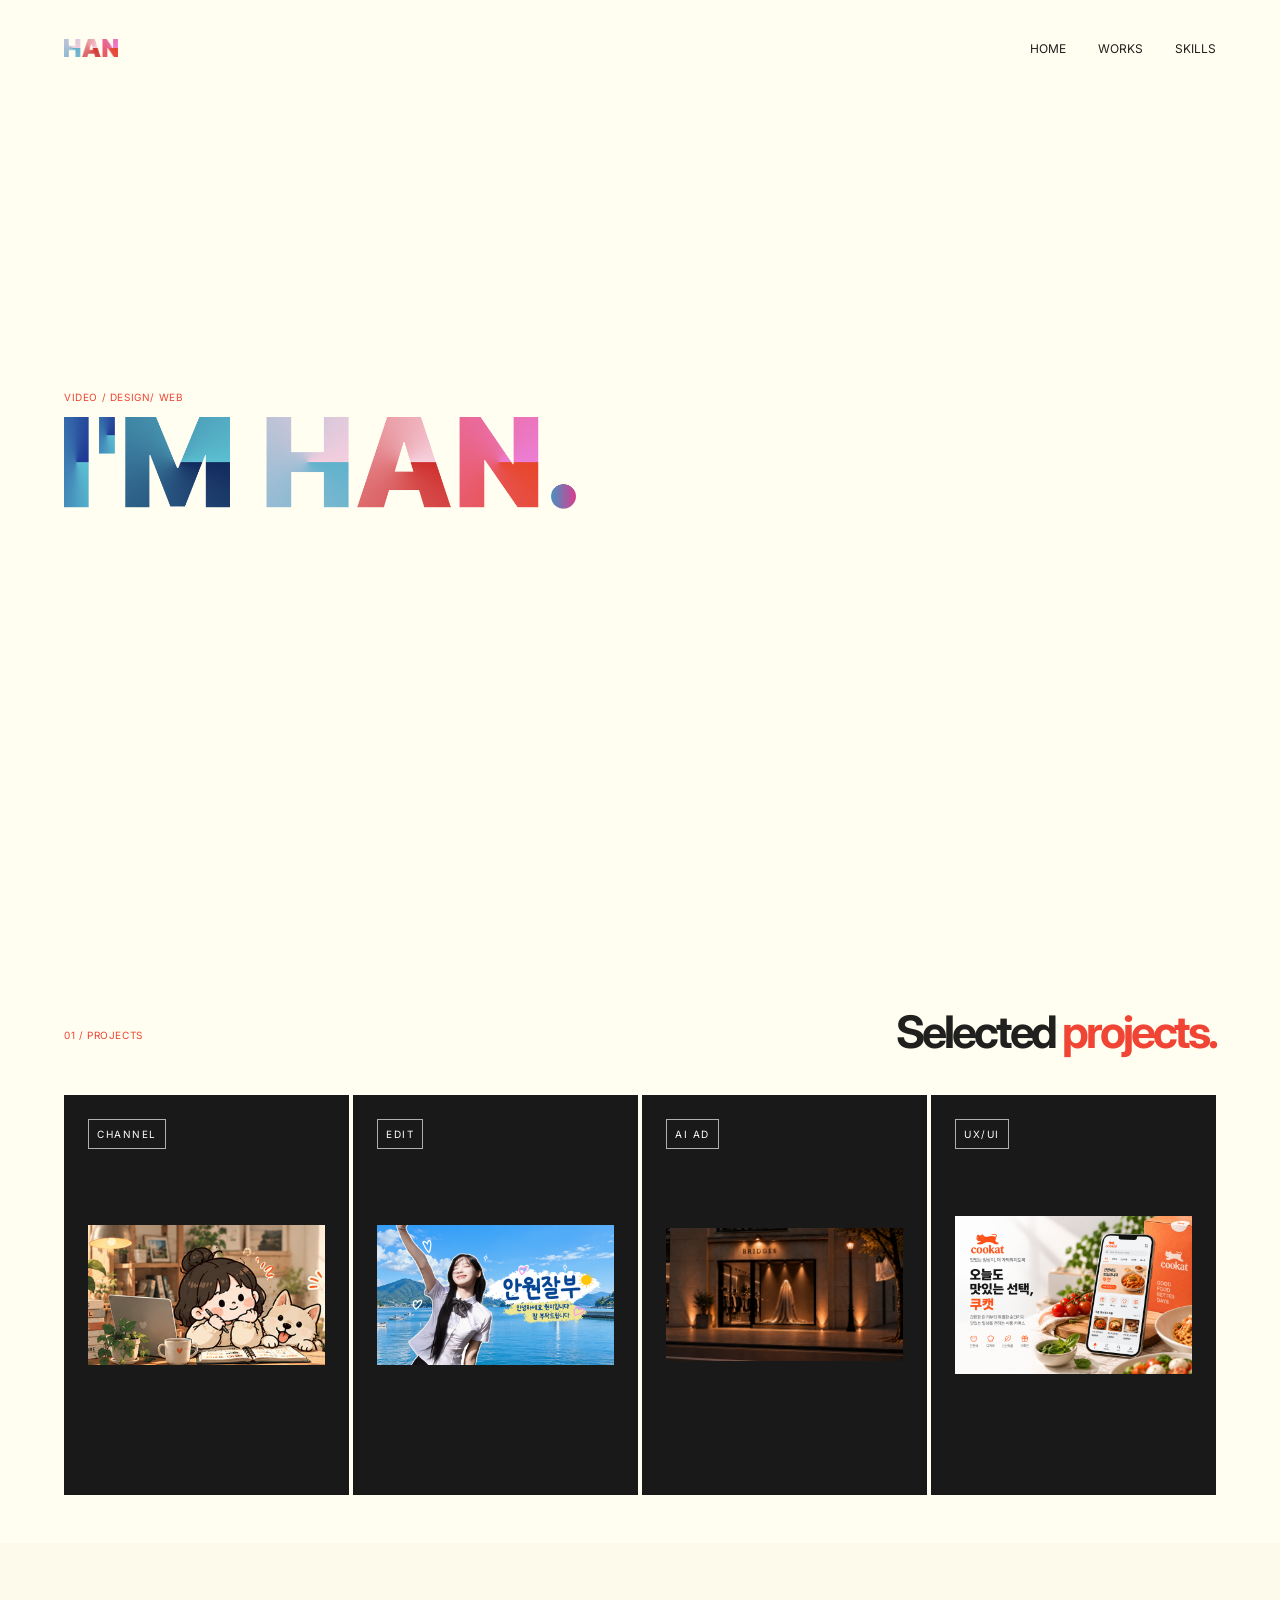
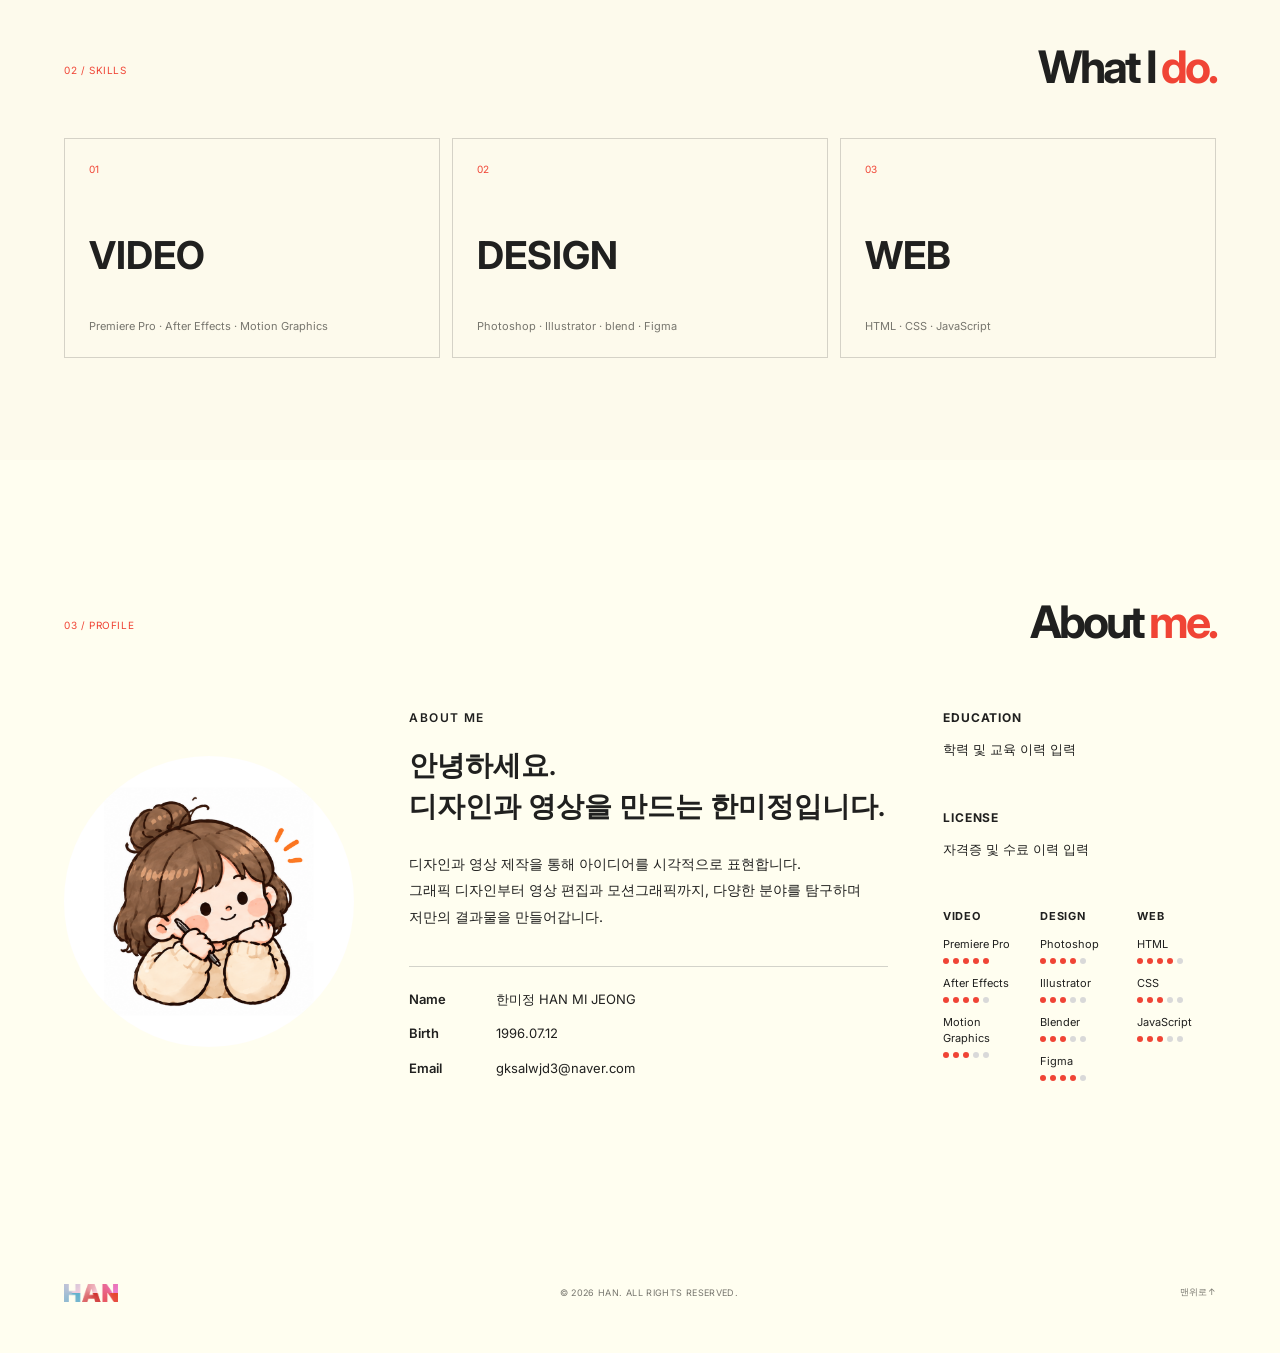
<file: index.html>
<!doctype html>
<html lang="ko">
<head>
  <meta charset="utf-8">
  <meta name="viewport" content="width=device-width, initial-scale=1">
  <meta name="description" content="한씨의 디자인·영상·웹 포트폴리오">
  <title>HAN. — Portfolio</title>
  <link rel="stylesheet" href="style.css">
</head>
<body>
  <header class="site-header">
    <a class="wordmark" href="#top" aria-label="홈으로">
     <img src="images/LOGO_HD.png" alt="HAN.">
    </a>
    <button class="menu-toggle" aria-label="메뉴 열기" aria-expanded="false" aria-controls="site-nav">
      <span></span><span></span>
    </button>
    <nav class="site-nav" id="site-nav" aria-label="주 메뉴">
      <a href="#top">Home</a>
      <a href="#project-gallery">Works</a>
      <a href="#skills">Skills</a>
    </nav>
  </header>

  <main>
    <section class="hero section" id="top" aria-labelledby="hero-title">
      <div class="hero-copy">
        <p class="eyebrow">VIDEO / DESIGN/ WEB</p>
        <h1 class="hero-logo" id="hero-title">
          <img src="images/LOGO_HERO.png" alt="I'M HAN.">
        </h1>
      </div>
    </section>
    <section id="project-gallery" class="feature-gallery section" aria-labelledby="feature-title">
      <div class="section-heading">
        <p class="eyebrow">01 / PROJECTS</p>
        <h2 id="feature-title">Selected <span>projects.</span></h2>
      </div>
      <div class="expanding-gallery">
        <a class="gallery-panel is-active" href="project.html?project=0" data-project="0">
          <div class="panel-art art-four">
            <img src="images/project01/thumbnail_card.png" alt="유튜브 채널 기획">
            <span class="art-label">CHANNEL</span>
          </div>
          <div class="panel-copy"><p>01 / PROJECTS</p><h3>유튜브 채널 기획</h3><span class="view-more">VIEW MORE ↗</span></div>
        </a>
        <a class="gallery-panel" href="project.html?project=1" data-project="1">
          <div class="panel-art art-three">
            <img src="images/project02/thumbnail_card.png" alt="영상 콘텐츠 편집">
            <span class="art-label">EDIT</span>
          </div>
          <div class="panel-copy"><p>02 / PROJECTS</p><h3>영상 콘텐츠 편집</h3><span class="view-more">VIEW MORE ↗</span></div>
        </a>
        <a class="gallery-panel" href="project.html?project=2" data-project="2">
          <div class="panel-art art-one">
            <img src="images/project03/project03_thumbnail.jpg" alt="AI 광고 모작">
            <span class="art-label">AI AD</span>
          </div>
          <div class="panel-copy"><p>03 / PROJECTS</p><h3>AI 광고 모작</h3><span class="view-more">VIEW MORE ↗</span></div>
        </a>
        <a class="gallery-panel" href="project.html?project=3">
          <div class="panel-art art-two">
            <img src="images/project04/project02_thumbnail.png" alt="푸드 커머스 UX/UI">
            <span class="art-label">UX/UI</span>
          </div>
          <div class="panel-copy"><p>04 / PROJECTS</p><h3>푸드 커머스 UX/UI</h3><span class="view-more">VIEW MORE ↗</span></div>
        </a>
      </div>
    </section>

            <!-- SKILLS 스킬 -->
    <section class="skills section" id="skills" aria-labelledby="skills-title">
      <div class="section-heading"><p class="eyebrow">02 / SKILLS</p><h2 id="skills-title">What I <span>do.</span></h2></div>
      <div class="skill-grid">
        <article class="skill-card"><span>01</span><h3>VIDEO</h3><p>Premiere Pro · After Effects · Motion Graphics</p></article>
        <article class="skill-card"><span>02</span><h3>DESIGN</h3><p>Photoshop · Illustrator · blend · Figma</p></article>
        <article class="skill-card"><span>03</span><h3>WEB</h3><p>HTML · CSS · JavaScript</p></article>
      </div>
    </section>

        <!-- Profile_프로필 -->
    <section class="profile section" id="profile" aria-labelledby="profile-title">
      <div class="section-heading">
        <p class="eyebrow">03 / PROFILE</p>
        <h2 id="profile-title">About <span>me.</span></h2>
      </div>
      <div class="profile-grid">
        <div class="profile-photo">
          <img src="images/profile.png" alt="프로필 사진">
        </div>
        <div class="profile-intro">
          <p class="profile-label">ABOUT ME</p>
          <h3>안녕하세요.<br>디자인과 영상을 만드는 한미정입니다.</h3>
          <p class="profile-description">
            디자인과 영상 제작을 통해 아이디어를 시각적으로 표현합니다.<br>
            그래픽 디자인부터 영상 편집과 모션그래픽까지, 다양한 분야를 탐구하며 저만의 결과물을 만들어갑니다.
          </p>
          <div class="profile-contact">
            <p><strong>Name</strong><span>한미정 HAN MI JEONG</span></p>
            <p><strong>Birth</strong><span>1996.07.12</span></p>
            <p><strong>Email</strong><span>gksalwjd3@naver.com</span></p>
          </div>
        </div>
        <div class="profile-details">
          <!-- Education -->
          <div class="profile-detail-group">
            <h3>EDUCATION</h3>
            <p>학력 및 교육 이력 입력</p>
          </div>
          <!-- License -->
          <div class="profile-detail-group">
            <h3>LICENSE</h3>
            <p>자격증 및 수료 이력 입력</p>
          </div>
                    <!-- Skills -->
          <div class="profile-skills-row">
            <div class="profile-detail-group">
              <h3>VIDEO</h3>
              <div class="profile-tool-skill"><p class="tool-name">Premiere Pro</p><div class="skill-dots" data-level="5" aria-label="활용 능력 0단계"></div></div>
              <div class="profile-tool-skill"><p class="tool-name">After Effects</p><div class="skill-dots" data-level="4" aria-label="활용 능력 0단계"></div></div>
              <div class="profile-tool-skill"><p class="tool-name">Motion Graphics</p><div class="skill-dots" data-level="3" aria-label="활용 능력 0단계"></div></div>
            </div>
            <div class="profile-detail-group">
              <h3>DESIGN</h3>
              <div class="profile-tool-skill"><p class="tool-name">Photoshop</p><div class="skill-dots" data-level="4" aria-label="활용 능력 0단계"></div></div>
              <div class="profile-tool-skill"><p class="tool-name">Illustrator</p><div class="skill-dots" data-level="3" aria-label="활용 능력 0단계"></div></div>
              <div class="profile-tool-skill"><p class="tool-name">Blender</p><div class="skill-dots" data-level="3" aria-label="활용 능력 0단계"></div></div>
              <div class="profile-tool-skill"><p class="tool-name">Figma</p><div class="skill-dots" data-level="4" aria-label="활용 능력 0단계"></div></div>
            </div>
            <div class="profile-detail-group">
              <h3>WEB</h3>
              <div class="profile-tool-skill"><p class="tool-name">HTML</p><div class="skill-dots" data-level="4" aria-label="활용 능력 0단계"></div></div>
              <div class="profile-tool-skill"><p class="tool-name">CSS</p><div class="skill-dots" data-level="3" aria-label="활용 능력 0단계"></div></div>
              <div class="profile-tool-skill"><p class="tool-name">JavaScript</p><div class="skill-dots" data-level="3" aria-label="활용 능력 0단계"></div></div>
            </div>
          </div>
        </div>
      </div>
    </section>
  </main>

  <footer class="site-footer">
    <a class="wordmark" href="#top" aria-label="홈으로">
     <img src="images/LOGO_HD.png" alt="HAN.">
    </a>
    <p>© 2026 HAN. ALL RIGHTS RESERVED.</p>
    <a href="#top" class="back-top">맨위로↑</a>
  </footer>
  <script src="script.js"></script>
</body>
</html>
</file>
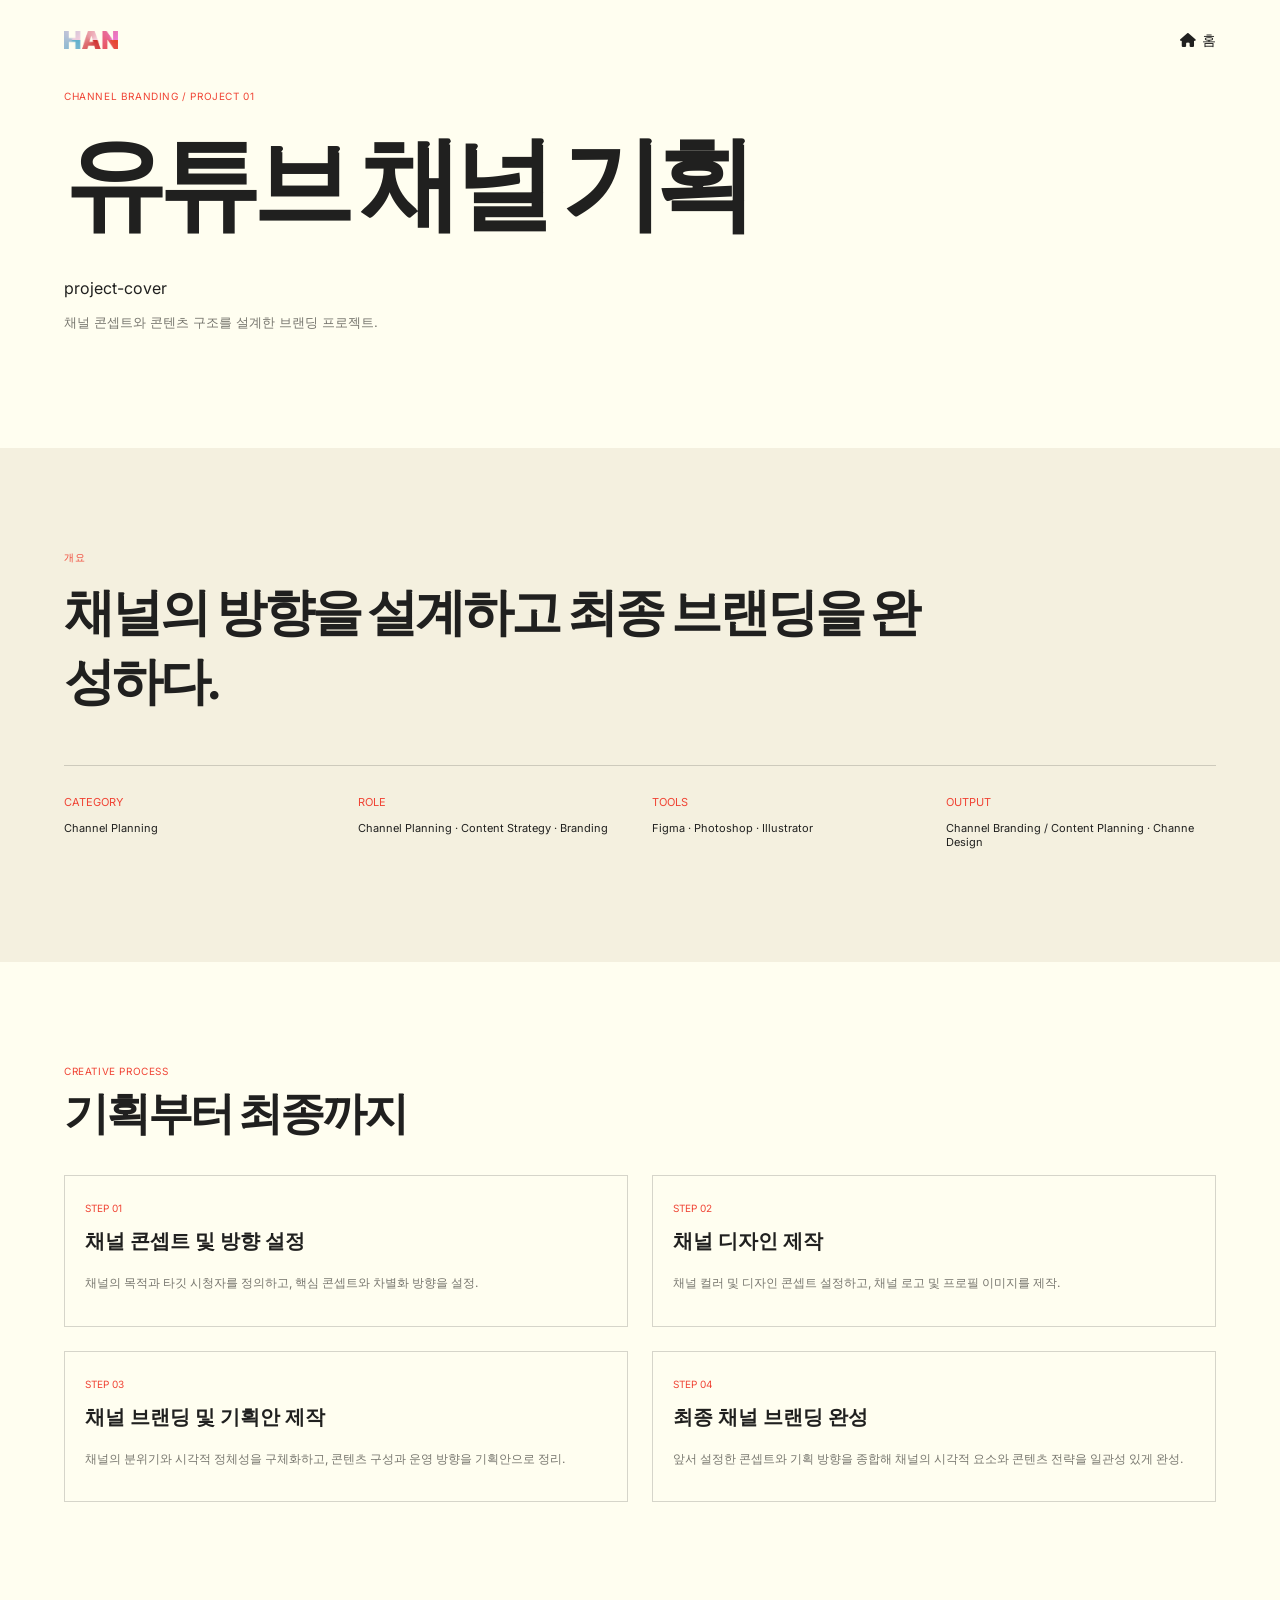
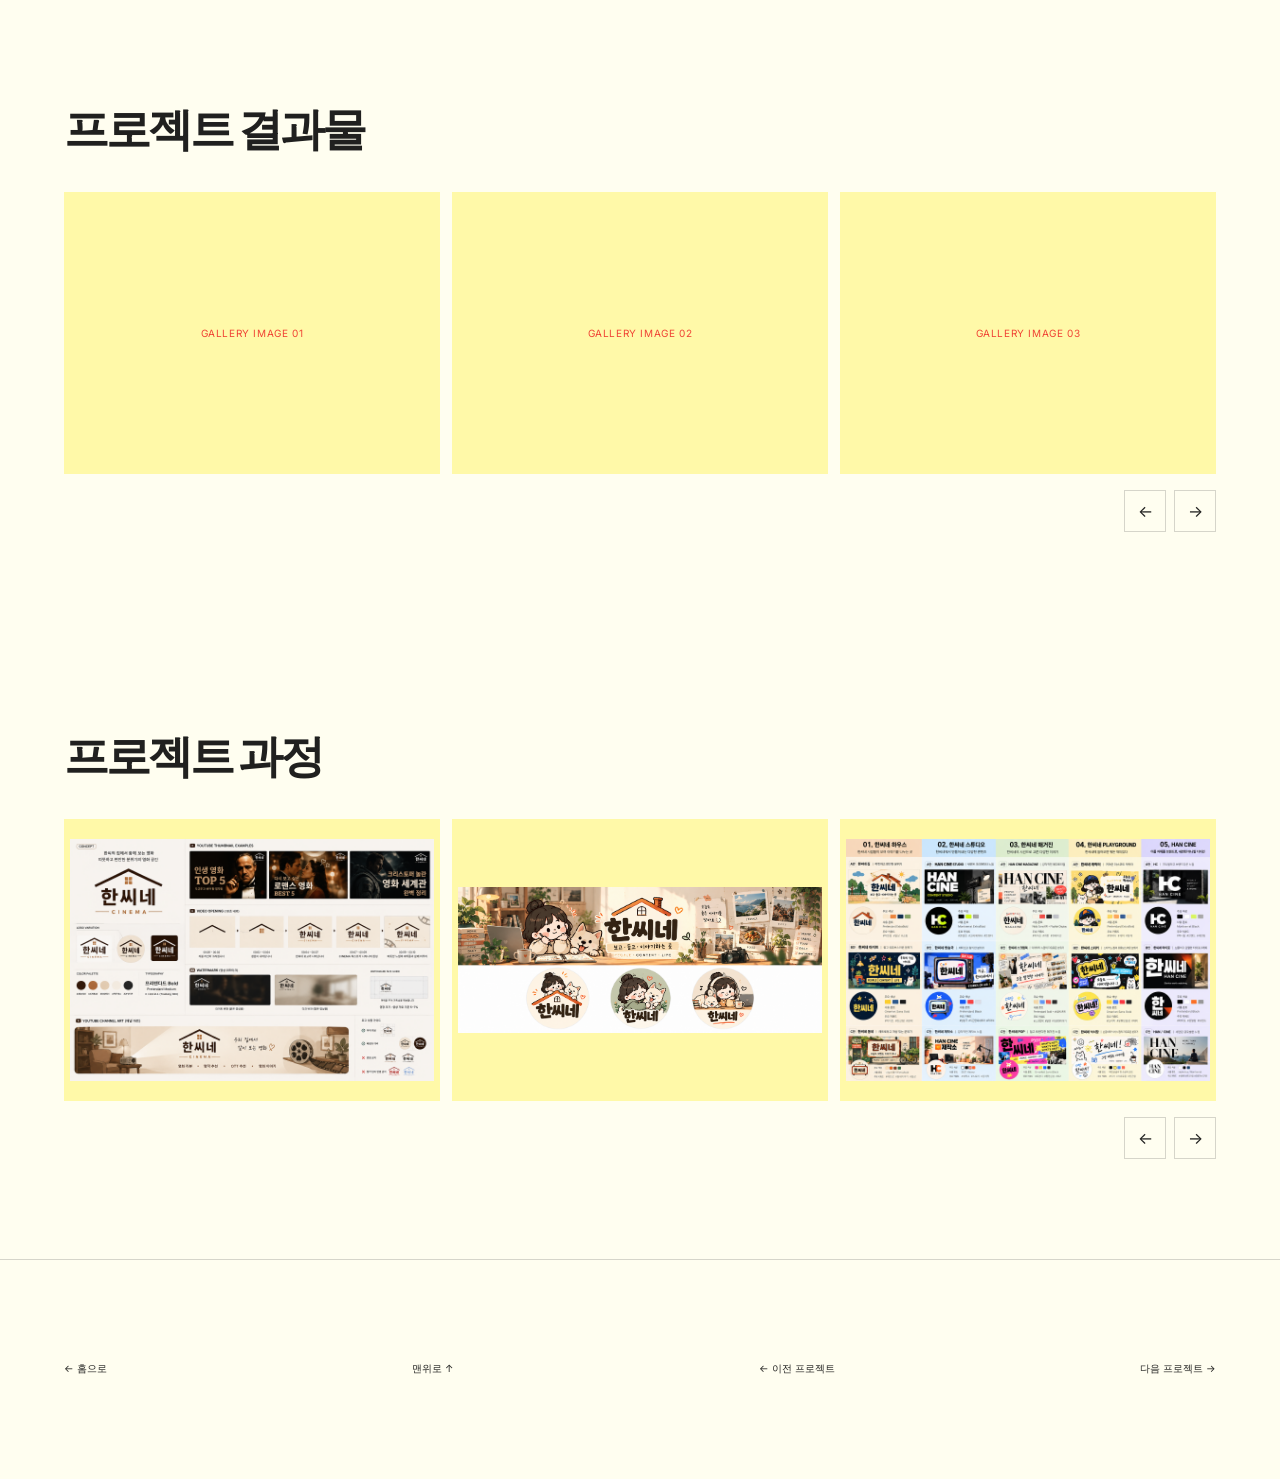
<file: project.html>
<!doctype html>
<html lang="ko">
<head>
  <meta charset="utf-8">
  <meta name="viewport" content="width=device-width, initial-scale=1">
  <meta name="description" content="HAN portfolio project details">
  <title>Project Details — HAN.</title>
  <link rel="stylesheet" href="https://cdnjs.cloudflare.com/ajax/libs/font-awesome/6.7.2/css/all.min.css">
  <link rel="stylesheet" href="style.css">
</head>
<body class="project-page">
  <header class="site-header">
    <a class="wordmark" href="index.html" aria-label="메인 페이지로 이동">
      <img src="images/LOGO_HD.png" alt="HAN.">
    </a>
    <a class="back-link" href="index.html#top" aria-label="홈으로 이동">
    <i class="fa-solid fa-house" aria-hidden="true"></i>
    <span>홈</span>
  </a>
  </header>
  <main id="project-content">
    <section class="project-hero section">
      <p class="eyebrow" id="project-category">CHANNEL BRANDING / PROJECT 01</p>
      <h1 id="project-title">프로젝트 제목</h1>project-cover
      <p id="project-description">프로젝트의 콘셉트와 제작 과정을 소개합니다.</p>
      <!-- <div id="project-video-player" class="project-video">
        <video controls playsinline preload="metadata" poster="images/project03/project03_thumbnail.jpg">
        <source src="images/project01/project03_final.mp4" type="video/mp4">브라우저에서 이 영상을 재생할 수 없습니다.
        </video>
      </div> -->
      <!-- <div id="project-final-ui" class="project-final-ui">
        <div class="project-ui-item">
          <img src="images/project04/ui_home.jpg" alt="쿠캣 앱 홈 화면" loading="lazy">
          <p>HOME</p>
        </div>
        <div class="project-ui-item">
          <img src="images/project04/ui_category.jpg" alt="쿠캣 앱 카테고리 화면" loading="lazy">
          <p>CATEGORY</p>
        </div>
        <div class="project-ui-item">
          <img src="images/project04/ui_login.jpg" alt="쿠캣 앱 로그인 화면" loading="lazy">
          <p>LOGIN</p>
        </div>
        <div class="project-ui-item">
          <img src="images/project04/ui_myhome.jpg" alt="쿠캣 앱 마이페이지 화면" loading="lazy">
          <p>MY PAGE</p>
        </div>
      </div> -->
    </section>
    <section class="project-overview section">
      <p class="eyebrow">개요</p>
      <h2 id="overview-heading">기획부터 완성까지, 하나의 프로젝트를 만들다<span>.</span></h2>
      <div class="overview-grid">
        <div>
          <span>CATEGORY</span>
          <p id="overview-category">AI Advertisement</p>
        </div>
        <div>
          <span>ROLE</span>
          <p id="overview-role">Planning & Production</p>
        </div>
        <div>
          <span>TOOLS</span>
          <p id="overview-tools">Premiere Pro · After Effects</p>
        </div>
        <div>
          <span>OUTPUT</span>
          <p id="overview-output">Video / Digital Content</p>
        </div>
      </div>
    </section>
    <section class="project-process section">
      <div class="section-heading"><p class="eyebrow">CREATIVE PROCESS</p><h2>기획부터 최종까지</h2></div>
      <div class="process-grid">
        <article>
          <span>STEP 01</span>
          <h3 id="process-title-0">기획 및 콘셉트 설정</h3>
          <p id="process-description-0">프로젝트의 목적과 타깃을 분석하고 제작 방향을 설정합니다.</p>
        </article>
        <article>
          <span>STEP 02</span>
          <h3 id="process-title-1">키 이미지 제작</h3>
          <p id="process-description-1">장면별 키 이미지와 시각적 분위기를 구체화합니다.</p>
        </article>
        <article>
          <span>STEP 03</span>
          <h3 id="process-title-2">영상 생성 및 편집</h3>
          <p id="process-description-2">영상 생성과 편집으로 장면을 연결하고 흐름을 다듬습니다.</p>
        </article>
        <article>
          <span>STEP 04</span>
          <h3 id="process-title-3">최종 결과물 완성</h3>
          <p id="process-description-3">화면과 사운드를 점검해 최종 결과물을 완성합니다.</p>
        </article>
      </div>
    </section>

    <section class="project-gallery-detail section" id="project-result-gallery"><div class="section-heading"><h2 id="result-gallery-heading">프로젝트 결과물</h2></div>
      <div class="gallery-carousel" data-gallery="result"><div class="detail-gallery gallery-track">
        <button class="detail-image placeholder-image" data-image="0"><span>GALLERY IMAGE 01</span></button>
        <button class="detail-image placeholder-image" data-image="1"><span>GALLERY IMAGE 02</span></button>
        <button class="detail-image placeholder-image" data-image="2"><span>GALLERY IMAGE 03</span></button>
        <button class="detail-image placeholder-image" data-image="3"><span>GALLERY IMAGE 04</span></button>
        <button class="detail-image placeholder-image" data-image="4"><span>GALLERY IMAGE 05</span></button>
        <button class="detail-image placeholder-image" data-image="5"><span>GALLERY IMAGE 06</span></button>
      </div>
      <div class="gallery-controls"><button class="gallery-prev" aria-label="이전 이미지">←</button><button class="gallery-next" aria-label="다음 이미지">→</button></div>
      </div>
    </section>

    <section class="project-gallery-detail section project-process-gallery" id="project-process-gallery">
      <div class="section-heading"><h2>프로젝트 과정</h2></div>
      <div class="gallery-carousel" data-gallery="process">
        <div class="detail-gallery gallery-track">
          <button class="detail-image placeholder-image" data-image="0"><span>PROCESS IMAGE 01</span></button>
          <button class="detail-image placeholder-image" data-image="1"><span>PROCESS IMAGE 02</span></button>
          <button class="detail-image placeholder-image" data-image="2"><span>PROCESS IMAGE 03</span></button>
          <button class="detail-image placeholder-image" data-image="3"><span>PROCESS IMAGE 04</span></button>
        </div>
        <div class="gallery-controls"><button class="gallery-prev" aria-label="이전 이미지">←</button><button class="gallery-next" aria-label="다음 이미지">→</button></div>
      </div>
    </section>

<section class="project-final section" id="project-final-video">
  <p class="eyebrow">FINAL VIDEO</p>
  <h2>최종 결과물</h2>
<!-- PROJECT 02: 영상 콘텐츠 제작 -->
  <div class="final-video-project" id="final-video-project02">
    <div class="project-video-group project-video-group--dual">
      <div class="project-video">
        <video controls playsinline preload="metadata">
          <source src="images/project02/project02_final_1.mp4" type="video/mp4">
          브라우저에서 이 영상을 재생할 수 없습니다.
        </video>
      </div>
      <div class="project-video">
        <video controls playsinline preload="metadata">
          <source src="images/project02/project02_final_2.mp4" type="video/mp4">
          브라우저에서 이 영상을 재생할 수 없습니다.
        </video>
      </div>
    </div>
  </div>
<!-- PROJECT 03: 환경부 분리배출 광고 모작 -->
  <div class="final-video-project" id="final-video-project03">
    <div class="project-video-group project-video-group--single">
      <div class="project-video">
        <video controls playsinline preload="metadata" poster="images/project03/project03_thumbnail.jpg">
          <source src="images/project03/project03_final.mp4" type="video/mp4">
          브라우저에서 이 영상을 재생할 수 없습니다.
        </video>
      </div>
    </div>
  </div>
</section>


    <nav class="project-navigation section" aria-label="프로젝트 이동">
      <a href="index.html#project-gallery">← 홈으로</a>
      <a href="index.html">맨위로 ↑</a>
      <a href="project.html?project=0" id="prev-project">← 이전 프로젝트</a>
      <a href="project.html?project=1" id="next-project">다음 프로젝트 →</a>
    </nav>
  </main>
  <div class="lightbox" aria-hidden="true" role="dialog" aria-label="갤러리 이미지 확대">
    <button class="lightbox-close" aria-label="닫기">×</button>
    <button class="lightbox-prev" aria-label="이전 이미지">←</button>
    <div class="lightbox-content placeholder-image"><span>GALLERY IMAGE</span></div>
    <button class="lightbox-next" aria-label="다음 이미지">→</button>
    <p class="lightbox-count">01 / 06</p>
  </div>
  <script src="script.js"></script>
</body>
</html>
</file>
<file: style.css>
@import url('https://fonts.googleapis.com/css2?family=Inter:wght@400;500;600;700;800&display=swap');

:root {
  --paper: #fffef0;
  --ink: #20201f;
  --accent: #f04435;
  --muted: #77766e;
  --line: rgba(32, 32, 31, .18);
  --yellow: #fff9a8;
  --gutter: clamp(24px, 5vw, 96px);
}
* {
  box-sizing: border-box;
}
html {
  scroll-behavior: smooth;
  scroll-padding-top: 88px;
}
body {
  margin: 0;
  background: var(--paper);
  color: var(--ink);
  font-family: Inter, Arial, sans-serif;
}
a {
  color: inherit;
  text-decoration: none;
}
button {
  font: inherit;
}

/* 1. 헤더 영역 */
.site-header {
  height: 96px;
  padding: 0 var(--gutter);
  display: flex;
  align-items: center;
  justify-content: space-between;
  position: fixed;
  top: 0;
  left: 0;
  width: 100%;
  box-sizing: border-box;
  z-index: 10;
  background: transparent;
  transition: background-color 0.3s ease;
}
/* 스크롤했을 때 헤더 배경 */
.site-header.scrolled {
  background: #ffffe2;
}
.wordmark {
  font-weight: 800;
  letter-spacing: -.08em;
  font-size: 24px;
}
.wordmark span, h1 span, h2 span {
  color: var(--accent);
}
.site-nav {
  display: flex;
  gap: 32px;
  font-size: 12px;
  text-transform: uppercase;
}
.site-nav a, .back-link {
  transition: color .2s;
}
.site-nav a:hover, .back-link:hover {
  color: var(--accent);
}
.menu-toggle {
  display: none;
}

/* 2. 히어로 영역 */
.section {
  padding: clamp(64px, 8vw, 144px) var(--gutter);
}
.eyebrow {
  font-size: 10px;
  letter-spacing: .06em;
  text-transform: uppercase;
  color: var(--accent);
  margin: 0 0 14px;
}
.hero {
  min-height: 900px;
  display: grid;
  grid-template-columns: 1fr 1.1fr;
  align-items: center;
  gap: 6vw;
  padding-top: 80px;
  padding-bottom: 80px;
}
.hero h1 {
  font-size: clamp(64px, 9vw, 160px);
  letter-spacing: -.09em;
  line-height: .9;
  margin: 0;
}
/* 메인 영역 텍스트 배치 */
.hero-copy {
  display: flex;
  flex-direction: column;
  align-items: flex-start;
}
.hero-subtitle {
  font-size: 14px;
  margin: 24px 0 40px;
  color: var(--muted);
}
.text-link, .view-link {
  font-size: 10px;
  letter-spacing: .04em;
  border-bottom: 1px solid var(--ink);
  padding-bottom: 8px;
  display: inline-flex;
  gap: 18px;
}

.hero-visual {
  align-self: center;
}
.hero-image {
  aspect-ratio: 1.35/1;
  min-height: 300px;
}
.image-note {
  font-size: 9px;
  color: var(--muted);
  text-align: right;
}
.placeholder-image {
  background: var(--yellow);
  color: var(--accent);
  display: flex;
  align-items: center;
  justify-content: center;
  position: relative;
  overflow: hidden;
  font-size: 10px;
  letter-spacing: .06em;
}

/* 3. 프로젝트 갤러리 */
.section-heading {
  display: flex;
  justify-content: space-between;
  align-items: end;
  gap: 24px;
  margin-bottom: 40px;
}
.section-heading h2 {
  font-size: clamp(28px, 3.5vw, 52px);
  letter-spacing: -.07em;
  margin: 0;
  line-height: 1;
}
.feature-gallery {
  padding-top: 110px;
  padding-bottom: 48px;
}
.expanding-gallery {
  display: flex;
  gap: 4px;
  height: 400px;
  overflow: hidden;
}
.gallery-panel {
  position: relative;
  flex: 1;
  min-width: 0;
  overflow: hidden;
  transition: flex .55s cubic-bezier(.2, .75, .25, 1);
  background: #242321;
  color: white;
}
/* 호버하거나 키보드로 포커스했을 때만 카드 확장 */
.gallery-panel:hover, .gallery-panel:focus-visible {
  flex: 2.7;
}
.panel-art {
  position: absolute;
  inset: 0;
  display: flex;
  align-items: center;
  justify-content: center;
  padding: 24px;
  transition: transform .6s;
}

/* 기본 상태: 그라데이션 없음 */
.panel-art::after {
  content: "";
  position: absolute;
  inset: 0;
  background: linear-gradient(180deg, rgba(0, 0, 0, 0.15) 0%, rgba(0, 0, 0, 0.65) 100%);
  opacity: 0;
  transition: opacity 0.5s ease;
  pointer-events: none;
}
/* 호버/포커스된 패널 외 모든 패널에 그라데이션 적용 */
.expanding-gallery:has(.gallery-panel:hover) .gallery-panel:not(:hover) .panel-art::after,
.expanding-gallery:has(.gallery-panel:focus-visible) .gallery-panel:not(:focus-visible) .panel-art::after {
  opacity: 1;
}

/* 프로젝트 카드 이미지 공통 스타일 */
.panel-art img {
  display: block;
  width: 100%;
  height: 100%;
  max-width: 100%;
  max-height: 100%;
  object-fit: contain;
  position: relative;
  top: 0;
}
.gallery-panel:hover .panel-art {
  transform: scale(1.035);
}
.art-one, .art-two, .art-three, .art-four {
  background: #1a1919;
}
.art-label {
  position: absolute;
  top: 24px;
  left: 24px;
  font-size: 10px;
  letter-spacing: .15em;
  border: 1px solid rgba(255, 255, 255, .65);
  padding: 8px;
}
.panel-copy {
  position: absolute;
  left: 24px;
  right: 24px;
  bottom: 24px;
  opacity: 0;
  transform: translateY(10px);
  transition: opacity .3s, transform .3s;
}
.gallery-panel:hover .panel-copy, .gallery-panel:focus-visible .panel-copy {
  opacity: 1;
  transform: translateY(0);
}
.panel-copy p {
  font-size: 9px;
  letter-spacing: .08em
}
.panel-copy h3 {
  font-size: clamp(18px, 2vw, 32px);
  margin: 8px 0;
  text-shadow:
  1px 1px 2px rgba(0, 0, 0, 0.8),
  0 0 4px rgba(0, 0, 0, 0.5);
}
.view-more {
  font-size: 9px;
  border-bottom: 1px solid white;
  padding-bottom: 5px;
}

/* 4. 워크 영역 */
.section-footnote {
  font-size: 9px;
  color: var(--muted);
  text-align: right;
  margin: 14px 0 0;
}
.selected-works {
  padding-top: 120px
}
.heading-note {
  max-width: 260px;
  font-size: 12px;
  line-height: 1.6;
  color: var(--muted);
}
.work-list {
  display: flex;
  flex-direction: column;
  gap: clamp(64px, 9vw, 150px);
}
.work-card {
  display: grid;
  grid-template-columns: minmax(0, 1.7fr) minmax(200px, .7fr);
  gap: clamp(24px, 5vw, 96px);
  align-items: end;
}
.work-card:nth-child(even) {
  grid-template-columns: minmax(200px, .7fr) minmax(0, 1.7fr);
}
.work-card:nth-child(even) .work-image {
  order: 2;
}
.work-image {
  aspect-ratio: 1.55/1;
  min-height: 240px;
  transition: filter .3s, transform .3s;
}
.work-image img {
  display: block;
  width: 100%;
  height: 100%;
  object-fit: cover;
  border-radius: inherit;
}
.work-image:hover {
  filter: saturate(.8);
  transform: scale(.99);
}
.work-image b {
  position: absolute;
  top: 16px;
  left: 16px;
  font-size: 12px;
  font-weight: 500;
}
.work-meta {
  padding-bottom: 8px;
}
.work-meta h3 {
  font-size: clamp(24px, 3vw, 42px);
  letter-spacing: -.06em;
  margin: 8px 0;
}
.work-meta>p:not(.eyebrow) {
  font-size: 12px;
  color: var(--muted);
  line-height: 1.6;
  margin-bottom: 28px;
}
.view-link {
  border: 0;
  padding: 0;
}
.view-link span {
  color: var(--accent);
}


/* 5. 스킬 영역 */
.skills {
  background: #fdfaec;
  /* background: #fffef0; */
}
.skills .section-heading {
  margin-bottom: 48px;
}
.skill-grid {
  display: grid;
  grid-template-columns: repeat(3, 1fr);
  gap: 12px;
}
.skill-card {
  min-height: 220px;
  border: 1px solid var(--line);
  padding: 24px;
  display: flex;
  flex-direction: column;
  align-items: flex-start;
  justify-content: space-between;
}
.skill-card>span {
  font-size: 10px;
  color: var(--accent);
}
.skill-card h3 {
  font-size: clamp(24px, 3vw, 42px);
  margin: 24px 0 8px;
}
.skill-card p {
  font-size: 11px;
  color: var(--muted);
  margin: 0;
}

/* 6. 푸터 영역 */
.site-footer {
  min-height: 120px;
  padding: 24px var(--gutter);
  display: flex;
  align-items: center;
  justify-content: space-between;
  gap: 20px;
}
.site-footer p, .back-top {
  font-size: 9px;
  color: var(--muted);
  letter-spacing: .04em;
}

/* PC 디테일 프로젝트 페이지 */
/* 1. 히어로 영역 */
.project-page .site-header {
  height: 80px;
}
/* 홈 링크 아이콘 */
.back-link {
  display: inline-flex;
  align-items: center;
  justify-content: center;
  gap: 6px;
  text-decoration: none;
  line-height: 1;
  font-size: 14px;
}
.back-link i {
  font-size: 14px;
  line-height: 1;
}
.back-link span {
display: inline-block;
line-height: 1;
}

.project-hero {
  padding-top: 90px;
}
.project-hero h1 {
  font-size: clamp(44px, 8vw, 112px);
  letter-spacing: -.08em;
  margin: 0 0 24px;
}
.project-hero>p:not(.eyebrow) {
  font-size: 13px;
  color: var(--muted);
  line-height: 1.7;
  max-width: 540px;
}
/* .project-video {
  margin-top: 56px;
  aspect-ratio: 16/9;
  background: #20201f;
  color: white;
}
.play-button {
  position: absolute;
  left: 50%;
  top: 50%;
  transform: translate(-50%, -50%);
  width: 54px;
  height: 54px;
  border: 1px solid white;
  border-radius: 50%;
  background: transparent;
  color: white;
  cursor: pointer;
} */

/* 2. 오보뷰 영역 */
.project-overview {
  background: #f4f0df;
}
.project-overview h2, .project-final h2 {
  font-size: clamp(28px, 4vw, 56px);
  letter-spacing: -.06em;
  max-width: 900px;
  margin: 0 0 48px;
}
.overview-grid {
  display: grid;
  grid-template-columns: repeat(4, 1fr);
  gap: 24px;
  border-top: 1px solid var(--line);
  padding-top: 24px;
}
.overview-grid span, .overview-grid p {
  font-size: 11px;
}
.overview-grid span {
  color: var(--accent);
}

/* 3. 프로세스 영역 */
.project-process .section-heading {
  display: block;
}
.process-grid {
  display: grid;
  grid-template-columns: repeat(2, 1fr);
  gap: 24px;
}
.process-grid article {
  border: 1px solid var(--line);
  padding: 20px;
}
.process-grid article>span {
  font-size: 10px;
  color: var(--accent);
}
.process-grid h3 {
  font-size: 20px;
  margin: 12px 0 18px;
}
.process-image {
  aspect-ratio: 16/9;
  margin-bottom: 16px;
}
.process-image img {
  display: block;
  width: 100%;
  height: 100%;
  object-fit: contain;
}
.process-grid article>p {
  font-size: 12px;
  color: var(--muted);
  line-height: 1.7;
}

/* 4. 최종 비디오 영역 */
/* .project-final {
  background: #f4f0df;
}
.final-video {
  aspect-ratio: 16/9;
  background: #20201f;
  color: white;
} */

/* 5. 갤러리 영역 */
.project-gallery-detail {
  padding-bottom: 100px;
}
.detail-gallery {
  display: grid;
  grid-template-columns: repeat(3, 1fr);
  gap: 12px;
}
.detail-image {
  border: 0;
  aspect-ratio: 4/3;
  cursor: zoom-in;
}

/* 6. 네비게이션 영역 */
.project-navigation {
  display: flex;
  justify-content: space-between;
  border-top: 1px solid var(--line);
  font-size: 10px;
}
.lightbox {
  position: fixed;
  inset: 0;
  background: rgba(20, 20, 20, .96);
  z-index: 50;
  display: none;
  align-items: center;
  justify-content: center;
  padding: 64px 8vw;
}
.lightbox.is-open {
  display: flex;
}
.lightbox-content {
  width: min(100%, 1000px);
  aspect-ratio: 4/3;
  background: #e8e4d8;
  color: #20201f;
}
.lightbox-close, .lightbox-prev, .lightbox-next {
  position: absolute;
  background: transparent;
  border: 0;
  color: white;
  cursor: pointer;
  font-size: 32px;
}
.lightbox-close {
  top: 20px;
  right: 28px;
}
.lightbox-prev {
  left: 24px;
}
.lightbox-next {
  right: 24px;
}
.lightbox-count {
  position: absolute;
  bottom: 18px;
  color: white;
  font-size: 10px;
}
.project-page .section {
  padding-left: var(--gutter);
  padding-right: var(--gutter);
}

/* 모바일 디테일 프로젝트 페이지 */
@media(max-width:700px) {
  :root {
    --gutter: 24px;
  }
  .site-header {
    height: 72px;
  }
  .wordmark {
    font-size: 22px;
  }
  .menu-toggle {
    display: flex;
    width: 40px;
    height: 40px;
    border: 1px solid var(--line);
    background: transparent;
    flex-direction: column;
    justify-content: center;
    align-items: center;
    gap: 5px;
    cursor: pointer;
  }
  .menu-toggle span {
    height: 1px;
    width: 16px;
    background: var(--ink);
  }
  .site-nav {
    display: none;
    position: absolute;
    top: 72px;
    left: 0;
    right: 0;
    background: var(--paper);
    padding: 28px 24px 36px;
    flex-direction: column;
    gap: 24px;
    border-bottom: 1px solid var(--line);
  }
  .site-nav.is-open {
    display: flex;
  }

  /* 1. 모바일 히어로 영역 */
  .section {
    padding: 72px var(--gutter);
  }
  .hero {
    min-height: auto;
    display: flex;
    flex-direction: column;
    align-items: stretch;
    gap: 48px;
    padding-top: 76px;
    padding-bottom: 72px;
  }
  .hero h1 {
    font-size: clamp(60px, 17vw, 88px);
  }
  .hero-subtitle {
    margin: 18px 0 28px;
  }
  .hero-image {
    min-height: 210px;
    aspect-ratio: 1.2/1;
  }

  /*  */
  .feature-gallery {
    padding-top: 72px;
    padding-bottom: 32px;
  }
  .section-heading {
    display: block;
    margin-bottom: 28px;
  }
  .section-heading h2 {
    font-size: 40px;
  }
  .expanding-gallery {
    height: 420px;
    flex-direction: column;
    gap: 4px;
  }
  .gallery-panel {
    flex: 1;
    min-height: 0;
  }
  .gallery-panel:hover, .gallery-panel:focus-visible, .gallery-panel.is-active {
    flex: 2;
  }
  .panel-copy {
    left: 16px;
    right: 16px;
    bottom: 14px;
  }
  .panel-copy h3 {
    font-size: 18px;
  }
  .panel-art {
    padding: 14px;
  }
  .section-footnote {
    text-align: left;
  }


  .selected-works {
    padding-top: 80px;
  }
  .heading-note {
    margin-top: 18px;
  }
  .work-list {
    gap: 56px;
  }
  .work-card, .work-card:nth-child(even) {
    display: flex;
    flex-direction: column;
    align-items: stretch;
    gap: 18px;
  }
  .work-card:nth-child(even) .work-image {
    order: 0;
  }
  .work-image {
    min-height: 0;
    aspect-ratio: 1.33/1;
  }
  .work-meta h3 {
    font-size: 28px;
  }
  .work-meta>p:not(.eyebrow) {
    margin-bottom: 20px;
  }


  .skills {
    padding-top: 72px;
    padding-bottom: 72px;
  }
  .skill-grid {
    grid-template-columns: 1fr;
    gap: 8px;
  }
  .skill-card {
    min-height: 150px;
    padding: 18px;
  }
  .skill-card h3 {
    font-size: 28px;
    margin: 16px 0 8px;
  }

/* 푸터 영역 */
  .site-footer {
    min-height: 120px;
    display: grid;
    grid-template-columns: 1fr auto;
    gap: 14px;
  }
  .site-footer p {
    grid-column: 1/-1;
    grid-row: 2;
    margin: 0;
  }
  .back-top {
    grid-column: 2;
    grid-row: 1;
  }
  .project-page .site-header {
    height: 72px;
  }
  .project-hero {
    padding-top: 56px;
  }
  .project-hero h1 {
    font-size: 42px;
  }
  .project-hero>p:not(.eyebrow) {
    font-size: 12px;
  }
  .project-video {
    margin-top: 32px;
  }
  .project-overview h2, .project-final h2 {
    font-size: 28px;
    margin-bottom: 28px;
  }

  .overview-grid {
    grid-template-columns: repeat(2, 1fr);
    gap: 22px 12px;
  }
  .process-grid {
    grid-template-columns: 1fr;
    gap: 14px;
  }

  .process-grid article {
    padding: 16px;
  }
  .process-grid h3 {
    font-size: 18px;
  }
  .detail-gallery {
    grid-template-columns: repeat(2, 1fr);
    gap: 8px;
  }
  .project-navigation {
    gap: 12px;
    flex-wrap: wrap;
    font-size: 9px;
  }
  .lightbox {
    padding: 60px 24px;
  }
  .lightbox-prev {
    left: 6px;
  }
  .lightbox-next {
    right: 6px;
  }
  .lightbox-content {
    width: 100%;
  }
}

@media(prefers-reduced-motion:reduce) {
  html {
    scroll-behavior: auto;
  }
  *, *::before, *::after {
    transition-duration: .01ms !important;
    animation-duration: .01ms !important;
    animation-iteration-count: 1 !important;
  }
}


/* Header logo image */
.wordmark img {
  display: block;
  width: 54px;
  height: auto;
  object-fit: contain;
}
/* Hero logo image */
.hero-logo {
  width: 100%;
  max-width: 750px;
  margin: 0;
  line-height: 0;
}
.hero-logo img {
  display: block;
  width: 100%;
  height: auto;
  object-fit: contain;
}
/* Mobile logo sizes */
@media (max-width: 700px) {
  .wordmark img {
    width: 50px;
  }
  .hero-logo {
    max-width: 100%;
  }
}

/* Project detail cover image */
.project-cover {
  width: 100%;
  margin-top: 32px;
  overflow: hidden;
  aspect-ratio: 16 / 9;
  background: #f2f2e8;
}
.project-cover img {
  display: block;
  width: 100%;
  height: 100%;
  object-fit: contain;
}

/* Project detail video */
/* FINAL VIDEO section */
.project-final {
  padding-top: 48px;
  padding-bottom: 48px;
}
.project-final .eyebrow {
  margin-bottom: 12px;
}
.project-final h2 {
  margin-top: 0;
  margin-bottom: 28px;
}
/* Video layout */
.final-video-project {
  width: 100%;
}
.project-video-group {
  display: grid;
  width: 100%;
  gap: 24px;
  align-items: start;
}
.project-video-group--dual {
  grid-template-columns: repeat(2, minmax(0, 1fr));
}
.project-video-group--single {
  grid-template-columns: minmax(0, 1fr);
}
.project-video {
  width: 100%;
  aspect-ratio: 16 / 9;
  overflow: hidden;
  background: #000;
}
.project-video video {
  display: block;
  width: 100%;
  height: 100%;
  object-fit: contain;
}

/* Mobile */
@media (max-width: 768px) {
  .project-video-group {
    grid-template-columns: minmax(0, 1fr);
    gap: 16px;
  }
}

/* Project final UI screens */
/* .project-final-ui {
  display: grid;
  grid-template-columns: repeat(4, minmax(0, 1fr));
  gap: 20px;
  margin-top: 32px;
  align-items: start;
}
.project-ui-item {
  min-width: 0;
  text-align: center;
}
.project-ui-item img {
  display: block;
  width: 100%;
  max-width: 280px;
  max-height: 420px;
  height: auto;
  margin: 0 auto;
  object-fit: contain;
  background: #f5f5f0;
}
.project-ui-item p {
  margin-top: 12px;
  font-size: 12px;
  letter-spacing: 0.08em;
}
@media (max-width: 600px) {
  .project-final-ui {
    grid-template-columns: repeat(4, minmax(0, 1fr));
    gap: 8px;
  }
} */

/* PROFILE */
.profile {
  padding-top: 140px;
  padding-bottom: 140px;
}
.profile-grid {
  display: grid;
  grid-template-columns: 0.85fr 1.4fr 0.8fr;
  gap: 55px;
  align-items: center;
  margin-top: 65px;
}

/* Profile Photo */
.profile-photo {
  width: 100%;
  max-width: 320px;
  aspect-ratio: 1 / 1;
  overflow: hidden;
  border-radius: 50%;
  background: #e9e9e9;
}
.profile-photo img {
  display: block;
  width: 100%;
  height: 100%;
  object-fit: cover;
  object-position: center;
}

/* Profile Introduction */
.profile-label {
  margin: 0 0 20px;
  font-size: 12px;
  font-weight: 600;
  letter-spacing: 0.12em;
}
.profile-intro h3 {
  margin: 0 0 24px;
  font-size: clamp(22px, 2.2vw, 32px);
  line-height: 1.45;
  font-weight: 600;
  word-break: keep-all;
}
.profile-description {
  margin: 0;
  font-size: 14px;
  line-height: 1.9;
  word-break: keep-all;
  overflow-wrap: anywhere;
}

/* Profile Contact */
.profile-contact {
  margin-top: 35px;
  padding-top: 22px;
  border-top: 1px solid rgba(128, 128, 128, 0.35);
}
.profile-contact p {
  display: grid;
  grid-template-columns: 75px minmax(0, 1fr);
  gap: 12px;
  margin: 0 0 14px;
  font-size: 13px;
  line-height: 1.6;
}
.profile-contact strong {
  font-weight: 600;
}
.profile-contact span {
  overflow-wrap: anywhere;
}

/* Profile Details */
.profile-details {
  display: grid;
  grid-template-columns: minmax(0, 1fr);
  grid-template-rows: auto auto auto;
  align-content: space-between;
  gap: 30px;
  min-width: 0;
  height: 100%;
}
.profile-detail-group {
  min-width: 0;
}
.profile-detail-group h3 {
  margin: 0 0 14px;
  font-size: 12px;
  font-weight: 700;
  letter-spacing: 0.08em;
}
.profile-detail-group p {
  margin: 0 0 9px;
  font-size: 13px;
  line-height: 1.6;
  overflow-wrap: anywhere;
}

/* Design · Video · Web */
.profile-skills-row {
  display: grid;
  grid-template-columns: repeat(3, minmax(0, 1fr));
  gap: 18px;
  align-self: end;
  width: 100%;
  min-width: 0;
}
.profile-skills-row .profile-detail-group {
  min-width: 0;
}
.profile-skills-row .profile-detail-group h3 {
  white-space: nowrap;
  font-size: 11px;
}
.profile-skills-row .profile-detail-group p {
  font-size: 12px;
  overflow-wrap: anywhere;
}
.profile-detail-group h3 {
  margin: 0 0 14px;
  font-size: 12px;
  font-weight: 700;
  letter-spacing: 0.08em;
}
.profile-detail-group p {
  margin: 0 0 9px;
  font-size: 13px;
  line-height: 1.6;
}

/* Mobile */
@media (max-width: 768px) {
  .profile {
    padding-top: 90px;
    padding-bottom: 90px;
  }
  .profile-grid {
    grid-template-columns: 1fr;
    gap: 38px;
    margin-top: 40px;
  }
  .profile-photo {
    width: min(65%, 280px);
    margin: 0 auto;
  }
  .profile-intro h3 {
    font-size: 25px;
  }
  .profile-description {
    font-size: 13px;
  }
  .profile-contact {
    margin-top: 25px;
  }
  .profile-details {
    display: grid;
    grid-template-columns: 1fr;
    height: auto;
    gap: 30px;
  }
  .profile-skills-row {
    gap: 12px;
  }
}

@media (max-width: 400px) {
  .profile-details {
    grid-template-columns: 1fr;
  }
}


/* Horizontal gallery with three visible images and navigation */
.gallery-carousel { width: 100%; }
.gallery-track { display: grid; grid-template-columns: repeat(3, minmax(0, 1fr)); gap: 12px; }
.gallery-controls { display: flex; justify-content: flex-end; gap: 8px; margin-top: 16px; }
.gallery-controls button { width: 42px; height: 42px; border: 1px solid var(--line); background: transparent; color: inherit; cursor: pointer; }
.project-process-gallery { display: none; }

.gallery-carousel .detail-image img { display:block; width:100%; height:100%; object-fit:contain; }
@media (max-width: 700px) {
  .gallery-track { grid-template-columns: repeat(3, minmax(0, 1fr)); gap: 6px; }
  .gallery-controls button { width: 36px; height: 36px; }
}

/* Profile tool skill ratings */
.profile-tool-skill { margin: 0 0 12px; }
.profile-tool-skill .tool-name { margin: 0 0 5px; font-size: 11px; line-height: 1.45; }
.skill-dots { display: flex; align-items: center; gap: 4px; }
.skill-dot { width: 6px; height: 6px; flex: 0 0 6px; border-radius: 50%; background: #d9d9d9; }
.skill-dot.is-filled { background: #f04435; }
.profile-skills-row .profile-detail-group p.tool-name { font-size: 11px; margin: 0 0 5px; }
</file>
